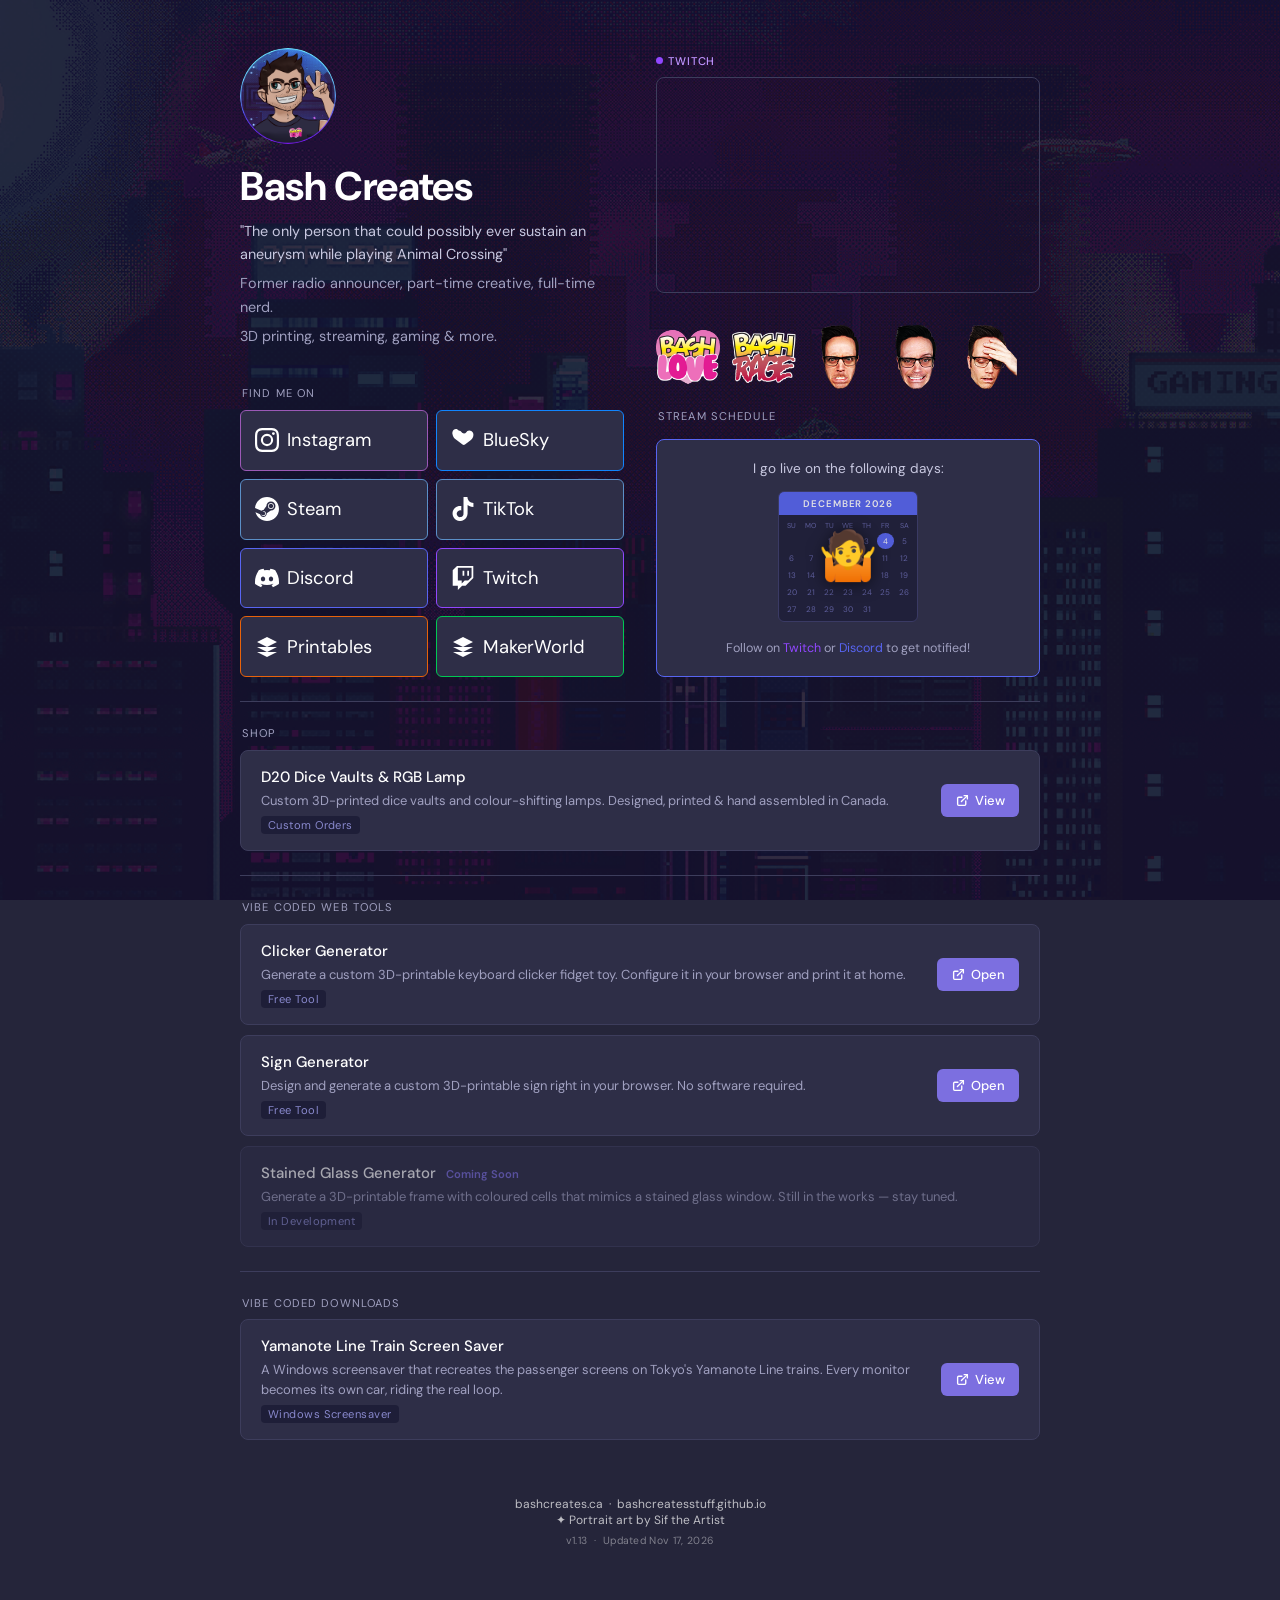
<file: index.html>
<!DOCTYPE html>
<html lang="en">
<head>
<meta charset="UTF-8">
<meta name="viewport" content="width=device-width, initial-scale=1.0">
<title>Bash Creates</title>
<link rel="preconnect" href="https://fonts.googleapis.com">
<link href="https://fonts.googleapis.com/css2?family=Space+Mono:wght@400;700&family=DM+Sans:wght@300;400;500&family=Orbitron:wght@700&display=swap" rel="stylesheet">
<style>
  *, *::before, *::after { box-sizing: border-box; margin: 0; padding: 0; }

  :root {
    --bg: #25253a;
    --surface: #2e2e47;
    --surface-hover: #35354f;
    --border: #3d3d5c;
    --text: #ffffff;
    --muted: #a0a0c0;
    --accent: #7c6fe0;
  }

  body {
    background: url('Offline.png') center center / cover fixed, #25253a;
    color: var(--text);
    font-family: 'DM Sans', sans-serif;
    min-height: 100vh;
    display: flex;
    flex-direction: column;
    align-items: center;
    padding: 3rem 1.5rem 5rem;
  }

  body::before {
    content: '';
    position: fixed;
    inset: 0;
    background: rgba(20, 18, 40, 0.88);
    z-index: 0;
    pointer-events: none;
  }

  .container {
    position: relative;
    z-index: 1;
    width: 100%;
    max-width: 800px;
  }

  .header { margin-bottom: 2rem; }

  .avatar {
    width: 96px;
    height: 96px;
    border-radius: 50%;
    margin-bottom: 1.25rem;
    display: block;
    object-fit: cover;
  }

  .twitch-section { margin-bottom: 2rem; }

  .twitch-embed {
    width: 100%;
    aspect-ratio: 16/9;
    border-radius: 8px;
    border: 1px solid var(--border);
    overflow: hidden;
  }

  .twitch-embed iframe {
    width: 100%;
    height: 100%;
    display: block;
    border: none;
  }

  .live-badge {
    display: inline-flex;
    align-items: center;
    gap: 5px;
    font-size: 0.7rem;
    font-weight: 500;
    color: #bf94ff;
    margin-bottom: 0.6rem;
    text-transform: uppercase;
    letter-spacing: 0.08em;
  }

  .live-dot {
    width: 7px;
    height: 7px;
    border-radius: 50%;
    background: #9147ff;
  }

  h1 {
    font-family: 'DM Sans', sans-serif;
    font-size: 2.5rem;
    font-weight: 700;
    letter-spacing: -0.01em;
    color: var(--text);
    margin-bottom: 0.75rem;
    line-height: 1.1;
  }

  .bio p {
    font-size: 0.9rem;
    color: var(--muted);
    line-height: 1.6;
    margin-bottom: 0.4rem;
  }
  .bio p:first-child { color: #c8c8e0; }

  .section-label {
    font-size: 0.7rem;
    letter-spacing: 0.1em;
    text-transform: uppercase;
    color: var(--muted);
    margin-bottom: 0.6rem;
    padding-left: 2px;
  }

  .left-col {
    display: flex;
    flex-direction: column;
  }

  .socials {
    display: grid;
    grid-template-columns: repeat(2, 1fr);
    grid-template-rows: repeat(4, 1fr);
    align-content: stretch;
    gap: 8px;
    flex: 1;
    margin-bottom: 0;
  }

  .social-link {
    display: flex;
    align-items: center;
    gap: 8px;
    padding: 0.65rem 0.85rem;
    min-height: 0;
    background: var(--surface);
    border: 1px solid var(--border);
    border-radius: 6px;
    text-decoration: none;
    color: var(--text);
    font-size: 1.15rem;
    font-weight: 400;
    transition: background 0.15s, border-color 0.15s;
  }

  .social-link:hover { background: var(--surface-hover); }

  .social-link svg {
    width: 24px;
    height: 24px;
    flex-shrink: 0;
  }

  .social-link.instagram  { border-color: #9b59b6; }
  .social-link.bluesky    { border-color: #1185fe; }
  .social-link.steam      { border-color: #5b8fc7; }
  .social-link.tiktok     { border-color: #5b8fc7; }
  .social-link.discord    { border-color: #5865f2; }
  .social-link.twitch     { border-color: #9147ff; }
  .social-link.printables { border-color: #e8620a; }
  .social-link.makerworld { border-color: #00c853; }

  .divider {
    border: none;
    border-top: 1px solid var(--border);
    margin: 1.5rem 0;
  }

  .downloads {
    display: flex;
    flex-direction: column;
    gap: 10px;
  }

  .download-card {
    background: var(--surface);
    border: 1px solid var(--border);
    border-radius: 8px;
    padding: 1rem 1.25rem;
    display: flex;
    align-items: center;
    justify-content: space-between;
    gap: 1rem;
  }

  .download-title {
    font-size: 0.9375rem;
    font-weight: 500;
    margin-bottom: 0.25rem;
  }

  .download-desc {
    font-size: 0.8125rem;
    color: var(--muted);
    line-height: 1.5;
  }

  .tag {
    display: inline-block;
    font-size: 0.7rem;
    padding: 2px 7px;
    border-radius: 4px;
    background: #1e1e38;
    color: #8888cc;
    margin-top: 0.35rem;
    letter-spacing: 0.04em;
  }

  .download-btn {
    display: flex;
    align-items: center;
    gap: 6px;
    padding: 0.5rem 0.9rem;
    background: var(--accent);
    color: #fff;
    border: none;
    border-radius: 6px;
    font-size: 0.8125rem;
    font-weight: 500;
    cursor: pointer;
    text-decoration: none;
    white-space: nowrap;
    flex-shrink: 0;
    transition: background 0.15s;
  }

  .download-btn:hover { background: #6a5ed0; }
  .download-btn svg { width: 13px; height: 13px; }

  /* Schedule card */
  .schedule-card {
    background: var(--surface);
    border: 1px solid #5865f2;
    border-radius: 8px;
    padding: 1.25rem 1.5rem;
    text-align: center;
    margin-top: 1rem;
    position: relative;
    overflow: hidden;
  }

  .schedule-card p.label {
    font-size: 0.85rem;
    color: #c8c8e0;
    margin-bottom: 0.85rem;
  }

  .calendar-wrap {
    position: relative;
    display: inline-block;
  }

  .cal {
    width: 140px;
    background: #1e1e38;
    border: 1px solid #3d3d6a;
    border-radius: 6px;
    overflow: hidden;
    font-family: 'DM Sans', sans-serif;
    user-select: none;
    opacity: 0.85;
  }

  .cal-header {
    background: #5865f2;
    color: #fff;
    font-size: 0.6rem;
    font-weight: 600;
    letter-spacing: 0.1em;
    text-transform: uppercase;
    padding: 5px 0;
    text-align: center;
  }

  .cal-grid {
    display: grid;
    grid-template-columns: repeat(7, 1fr);
    gap: 1px;
    padding: 4px;
  }

  .cal-day-label {
    font-size: 0.45rem;
    color: #6666aa;
    text-align: center;
    padding: 2px 0;
    text-transform: uppercase;
  }

  .cal-day {
    font-size: 0.5rem;
    color: #6666aa;
    text-align: center;
    padding: 3px 1px;
    border-radius: 2px;
  }

  .cal-day.empty { color: transparent; }
  .cal-day.today {
    background: #5865f2;
    color: #fff;
    border-radius: 50%;
  }

  .shrug-overlay {
    position: absolute;
    top: 50%;
    left: 50%;
    transform: translate(-50%, -50%);
    font-size: 3rem;
    line-height: 1;
    filter: drop-shadow(0 2px 8px rgba(0,0,0,0.6));
  }

  .schedule-card p.hint {
    font-size: 0.78rem;
    color: #a0a0c0;
    margin-top: 0.85rem;
  }

  .schedule-card p.hint a { text-decoration: none; }
  .schedule-card p.hint a.twitch-link  { color: #9147ff; }
  .schedule-card p.hint a.discord-link { color: #5865f2; }

  footer {
    margin-top: 3.5rem;
    text-align: center;
    font-size: 0.75rem;
    color: #ffffff;
    position: relative;
    z-index: 2;
    opacity: 0.7;
  }

  @media (max-width: 620px) {
    body {
      padding: 2rem 1rem 4rem;
      background:
        linear-gradient(rgba(20, 18, 40, 0.88), rgba(20, 18, 40, 0.88)),
        url('Offline.png') center center / cover scroll,
        #25253a;
    }

    body::before {
      display: none;
    }

    /* Stack columns, embed first */
    .two-col {
      display: flex !important;
      flex-direction: column;
      gap: 0;
    }

    .left-col  { order: 1; margin-bottom: 2rem; }
    .right-col { order: 2; }
    .socials { flex: none; margin-bottom: 2rem; }

    /* Intro: centered, scaled logo */
    #intro {
      align-items: center;
      justify-content: center;
      text-align: center;
      padding: 2rem;
    }

    .glitch-wrap,
    #introLogo {
      width: 200px;
      height: 200px;
    }

    .intro-title {
      justify-content: center;
    }

    .intro-title span {
      font-size: 1.3rem;
    }

    /* Download cards: stack button below text */
    .download-card {
      flex-direction: column;
      align-items: flex-start;
    }

    .download-btn {
      align-self: flex-start;
      margin-top: 0.5rem;
    }
  }

  /* Intro splash */
  #intro {
    position: fixed;
    inset: 0;
    z-index: 100;
    background: #1a1a2e;
    display: flex;
    flex-direction: column;
    align-items: center;
    justify-content: center;
    gap: 1.5rem;
    animation: introFadeOut 0.6s ease-in 3.7s forwards;
    pointer-events: none;
  }

  .intro-credit {
    font-family: 'DM Sans', sans-serif;
    font-size: 0.7rem;
    color: rgba(255,255,255,0.35);
    letter-spacing: 0.03em;
    position: absolute;
    bottom: 1.5rem;
    left: 1.5rem;
  }
  /* Scanlines */
  #intro::after {
    content: '';
    position: absolute;
    inset: 0;
    background: repeating-linear-gradient(
      to bottom,
      transparent,
      transparent 2px,
      rgba(0,0,0,0.09) 2px,
      rgba(0,0,0,0.09) 4px
    );
    pointer-events: none;
    z-index: 10;
  }

  .glitch-wrap {
    position: relative;
    width: 300px;
    height: 300px;
  }

  #introLogo {
    width: 300px;
    height: 300px;
    border-radius: 50%;
    object-fit: cover;
    display: block;
    animation: portraitIn 1.1s ease-out 2.3s both;
    /* Keep the portrait on its own layer after the animation ends, so it doesn't snap half a pixel when the fade finishes */
    will-change: opacity, filter;
  }

  /* Neon tube sign traced in one continuous line; the portrait fades in underneath as it finishes */
  .neon-trace {
    position: absolute;
    inset: 0;
    width: 100%;
    height: 100%;
    overflow: visible;
    z-index: 1;
    animation: neonOut 0.7s ease-in-out 2.65s forwards;
  }
  /* Stroke widths are in the drawing's own units (500 wide), so they scale with the portrait */
  .neon-trace g {
    fill: none;
    stroke-linecap: round;
    stroke-linejoin: round;
  }
  .neon-trace path {
    stroke-dasharray: 1;
    stroke-dashoffset: 1;
    animation: neonDraw var(--t) linear var(--d) forwards;
  }
  .neon-glow {
    stroke: url(#neonBG);
    stroke-width: 18;
    opacity: 0.45;
    filter: blur(5px);
  }
  .neon-tube {
    stroke: url(#neonBG);
    stroke-width: 7.5;
    filter: drop-shadow(0 0 4px rgba(40, 220, 200, 0.9));
  }
  .neon-core {
    stroke: url(#neonBGCore);
    stroke-width: 2.7;
  }

  .intro-title {
    display: flex;
    gap: 0.5rem;
    overflow: hidden;
  }

  .intro-title span {
    font-family: 'Orbitron', sans-serif;
    font-size: 1.75rem;
    font-weight: 700;
    color: #ffffff;
    letter-spacing: 0.05em;
    display: block;
  }

  .intro-bash {
    animation: slideFromLeft 0.9s cubic-bezier(0.22, 1, 0.36, 1) 0.25s both;
  }

  .intro-creates {
    animation: slideFromRight 0.9s cubic-bezier(0.22, 1, 0.36, 1) 0.55s both;
  }

  @keyframes neonDraw {
    to { stroke-dashoffset: 0; }
  }

  @keyframes neonOut {
    from { opacity: 1; }
    to   { opacity: 0; }
  }

  /* Fades in with a bright flash, then settles to normal brightness */
  @keyframes portraitIn {
    0%   { opacity: 0; filter: brightness(1); }
    35%  { opacity: 1; filter: brightness(2.3) saturate(1.3); }
    100% { opacity: 1; filter: brightness(1) saturate(1); }
  }

  @media (prefers-reduced-motion: reduce) {
    .neon-trace { display: none; }
    #introLogo { animation: none; }
  }

  @keyframes slideFromLeft {
    from { opacity: 0; transform: translateX(-40px); }
    to   { opacity: 1; transform: translateX(0); }
  }

  @keyframes slideFromRight {
    from { opacity: 0; transform: translateX(40px); }
    to   { opacity: 1; transform: translateX(0); }
  }

  @keyframes introFadeOut {
    from { opacity: 1; }
    to   { opacity: 0; visibility: hidden; }
  }

  .page-version { display: inline-block; margin-top: 0.35rem; font-size: 0.65rem; opacity: 0.6; letter-spacing: 0.03em; }
</style>
</head>
<body>
<div id="intro">
  <div class="glitch-wrap">
    <svg class="neon-trace" viewBox="0 0 500 500" aria-hidden="true">
      <!-- One continuous neon line: up the shoulder, over the hair, round the face and through the glasses,
           across the shoulder and up the arm, then round the ring to finish.
           Drawn three times: outer glow, coloured tube, bright core. -->
      <defs>
        <linearGradient id="neonBG" gradientUnits="userSpaceOnUse" x1="250" y1="40" x2="250" y2="460">
          <stop offset="0" stop-color="#6de5ff"/>
          <stop offset="0.45" stop-color="#5d85fd"/>
          <stop offset="0.85" stop-color="#7e1cf9"/>
        </linearGradient>
        <linearGradient id="neonBGCore" gradientUnits="userSpaceOnUse" x1="250" y1="40" x2="250" y2="460">
          <stop offset="0" stop-color="#e0f9ff"/>
          <stop offset="1" stop-color="#ecdeff"/>
        </linearGradient>
      </defs>
      <g class="neon-glow">
        <path d="M73.8 413.7 L81.2 404.4 L116 381.4 L138.9 367.8 L151.2 347.4 L154 346.2 L175 344.2 L178.6 341.8 L180.8 336 L180.8 326 L176.6 305.2 L165 298.5 L142.2 287.5 L139.2 283 L138.3 275.8 L130 281.3 L128 281.1 L124 278.8 L104 259 L94.3 245 L90.4 234 L90.1 225 L91.2 222 L100 215.5 L111 210.7 L113.6 207.1 L112.6 204 L104.4 194 L101.4 188 L99 173 L99.1 160 L100.6 155.8 L98.3 150.3 L102.8 151.1 L103.9 149.9 L105.2 132 L113 108 L117 102.4 L129 94.8 L134.6 89 L137.9 80 L138.9 67.8 L142.8 70 L150.6 81.9 L152.7 83.3 L155 83.1 L167 73.4 L182 63.4 L222 41.3 L246.1 21.2 L246.8 28 L243.6 44.8 L244.3 45.8 L254 47 L270 43.6 L284 37.2 L296 29 L297 36 L297 48 L294.6 62.4 L300 61.6 L307 58.6 L318.8 49.2 L319.8 46.3 L321.5 51.2 L321.8 71 L317.6 86 L314.3 89.9 L318.4 90.5 L319.9 92 L330.8 118 L332 126 L332 137 L330 154 L330 170 L333.8 195 L333 201.8 L344.5 209.2 L345.8 213 L346 218 L342 235 L332.8 250 L330 252.3 L324.6 251.4 L323.2 248.5 L323.8 260 L321.8 275 L320.6 278 L291 309 L277 320.1 L249 326.8 L243 327 L219 320.3 L186 307.4 L178 305.5 L142.2 287.5 L139.2 283 L138.3 275.8 L130 281.3 L127 280.7 L123 278 L103.2 258 L95.4 247 L93 242 L90.2 233 L90.6 223 L93 220.2 L100 215.5 L112.2 210.3 L115.8 209.7 L129.8 222 L134.4 231 L139 237 L141.9 238.9 L143.4 238.6 L143.8 236 L142.1 230 L144 214 L144 199 L141 178 L141.4 154 L143.2 151 L150 144 L174 125 L184.2 109.6 L193 109.4 L238 126.6 L249 129.9 L255 128.2 L270 118.8 L289 108.8 L294 107.6 L298.6 112 L304 122 L309 126.8 L314.9 130.2 L316.8 133 L319 152 L318.1 164 L320.7 185.9 L320.1 187.1 L319.1 185.9 L315.9 173.1 L312.8 170.3 L309.7 169.6 L301.6 170.5 L266.1 179.4 L263.3 181.1 L261.2 184.1 L261.2 192.5 L253.6 189.4 L247.5 188.4 L241.1 189.4 L231.5 192.8 L230.5 187.4 L228.4 184.6 L218.8 181.6 L171 178.9 L160.2 179.2 L156.4 180.2 L153.3 182.8 L152.5 186.5 L152.9 192.4 L150.8 194.4 L154.1 200 L156.9 211.6 L159.6 217.7 L163.9 221.7 L169.9 223.5 L211.4 225.4 L221.2 224.6 L224.3 223.1 L226.5 220.1 L229.3 211.5 L231.4 198.8 L232.8 196.3 L236 193.1 L241.1 190 L247.5 188.7 L253.7 190.1 L258.2 193.2 L260.8 196.6 L263.9 214.3 L266.2 218.7 L268.5 220.5 L278.5 222.1 L303 220.7 L311 218.4 L314.8 215.1 L317.7 206 L319.4 190.2 L320.2 188.9 L321 191 L322.2 215 L323.7 218.8 L324.9 219.1 L328.2 215 L332.9 203.6 L334.9 203.6 L344.5 209.2 L346 214 L345.8 221 L341.5 236 L331.9 250.9 L329 252.4 L325.2 251.8 L323.2 248.5 L323.8 260 L321.8 275 L319.8 279 L291 309 L274.6 323 L273 330 L273 338 L276.4 345.8 L287 348.8 L300 350.6 L309 358 L318 362.5 L343 372.6 L353 374.8 L397 375 L409.9 373.4 L414.9 375.8 L431 373 L455 375.2 L457.8 374.7 L461.6 371.3 L463.8 366.7 L464 364.2 L463 361.7 L457.3 355 L450.4 341 L441.4 316 L432.7 285 L426.2 269 L422.8 264.1 L420 262.1 L389 253.6 L385.4 251.8 L376.4 232 L376.2 229 L379.2 221.6 L374.2 209 L358.6 185 L345.7 169 L342.2 162 L343 155 L347 148 L355 141.8 L358 140.8 L360.8 141.5 L378.4 177 L387 189 L390 191.1 L391.8 191.3 L393.8 185 L395 165 L395 146 L392.2 122 L397 116.6 L405 116.2 L412 119.4 L416.8 123.2 L417.8 125 L419 133 L419 155 L417.2 174 L419.2 175.2 L430.5 173.2 L435 174.1 L437.8 176.1 L438.8 178 L438.4 185.8 L441.2 183.2 L446 182.6 L451 187 L453.6 191 L454.4 203 L460.4 219 L465.8 229 L465 241 L465.4 255 L482.3 280 L488 285 L489.5 288.2 L489.4 296.2 L485.6 313.2 L475.8 342.1 L462.9 369 L447.6 393 L427.7 417 L421.4 423 L418.1 424.8 L414.8 425.2 L410.5 422.6 L412.7 377.9 L412 401 L409.9 421.3 L411.2 428.6 L410.5 431.8 L408.6 434.8 L389.8 449.9 L365.6 464.8 L343.6 475.3 L316.7 484.6 L285 491.4 L252.6 493.9 L220.2 492.1 L192.3 487 L161.3 477.2 L135.5 465.4 L107.9 448.3 L82.9 427.7 L63.4 407.1 L44.3 381.2 L28.9 352.9 L17.2 322.9 L9.7 291.6 L6.3 259.6 L7.1 227.5 L12.2 195.7 L21.4 164.8 L34.6 135.5 L49.3 111.4 L69.2 86.2 L92.4 63.8 L118.3 44.7 L146.4 29.1 L176.4 17.4 L207.7 9.8 L235.7 6.5 L267.8 6.7 L299.7 11.2 L326.9 18.5 L356.7 30.7 L384.7 46.6 L407.2 63.5 L427.7 82.9 L448.1 107.7 L463.2 131.5 L477 160.6 L485.7 187.4 L491.9 219 L493.9 251.1 L492 280.9" pathLength="1" style="--d:0.2s;--t:2.4s"/>
      </g>
      <g class="neon-tube">
        <path d="M73.8 413.7 L81.2 404.4 L116 381.4 L138.9 367.8 L151.2 347.4 L154 346.2 L175 344.2 L178.6 341.8 L180.8 336 L180.8 326 L176.6 305.2 L165 298.5 L142.2 287.5 L139.2 283 L138.3 275.8 L130 281.3 L128 281.1 L124 278.8 L104 259 L94.3 245 L90.4 234 L90.1 225 L91.2 222 L100 215.5 L111 210.7 L113.6 207.1 L112.6 204 L104.4 194 L101.4 188 L99 173 L99.1 160 L100.6 155.8 L98.3 150.3 L102.8 151.1 L103.9 149.9 L105.2 132 L113 108 L117 102.4 L129 94.8 L134.6 89 L137.9 80 L138.9 67.8 L142.8 70 L150.6 81.9 L152.7 83.3 L155 83.1 L167 73.4 L182 63.4 L222 41.3 L246.1 21.2 L246.8 28 L243.6 44.8 L244.3 45.8 L254 47 L270 43.6 L284 37.2 L296 29 L297 36 L297 48 L294.6 62.4 L300 61.6 L307 58.6 L318.8 49.2 L319.8 46.3 L321.5 51.2 L321.8 71 L317.6 86 L314.3 89.9 L318.4 90.5 L319.9 92 L330.8 118 L332 126 L332 137 L330 154 L330 170 L333.8 195 L333 201.8 L344.5 209.2 L345.8 213 L346 218 L342 235 L332.8 250 L330 252.3 L324.6 251.4 L323.2 248.5 L323.8 260 L321.8 275 L320.6 278 L291 309 L277 320.1 L249 326.8 L243 327 L219 320.3 L186 307.4 L178 305.5 L142.2 287.5 L139.2 283 L138.3 275.8 L130 281.3 L127 280.7 L123 278 L103.2 258 L95.4 247 L93 242 L90.2 233 L90.6 223 L93 220.2 L100 215.5 L112.2 210.3 L115.8 209.7 L129.8 222 L134.4 231 L139 237 L141.9 238.9 L143.4 238.6 L143.8 236 L142.1 230 L144 214 L144 199 L141 178 L141.4 154 L143.2 151 L150 144 L174 125 L184.2 109.6 L193 109.4 L238 126.6 L249 129.9 L255 128.2 L270 118.8 L289 108.8 L294 107.6 L298.6 112 L304 122 L309 126.8 L314.9 130.2 L316.8 133 L319 152 L318.1 164 L320.7 185.9 L320.1 187.1 L319.1 185.9 L315.9 173.1 L312.8 170.3 L309.7 169.6 L301.6 170.5 L266.1 179.4 L263.3 181.1 L261.2 184.1 L261.2 192.5 L253.6 189.4 L247.5 188.4 L241.1 189.4 L231.5 192.8 L230.5 187.4 L228.4 184.6 L218.8 181.6 L171 178.9 L160.2 179.2 L156.4 180.2 L153.3 182.8 L152.5 186.5 L152.9 192.4 L150.8 194.4 L154.1 200 L156.9 211.6 L159.6 217.7 L163.9 221.7 L169.9 223.5 L211.4 225.4 L221.2 224.6 L224.3 223.1 L226.5 220.1 L229.3 211.5 L231.4 198.8 L232.8 196.3 L236 193.1 L241.1 190 L247.5 188.7 L253.7 190.1 L258.2 193.2 L260.8 196.6 L263.9 214.3 L266.2 218.7 L268.5 220.5 L278.5 222.1 L303 220.7 L311 218.4 L314.8 215.1 L317.7 206 L319.4 190.2 L320.2 188.9 L321 191 L322.2 215 L323.7 218.8 L324.9 219.1 L328.2 215 L332.9 203.6 L334.9 203.6 L344.5 209.2 L346 214 L345.8 221 L341.5 236 L331.9 250.9 L329 252.4 L325.2 251.8 L323.2 248.5 L323.8 260 L321.8 275 L319.8 279 L291 309 L274.6 323 L273 330 L273 338 L276.4 345.8 L287 348.8 L300 350.6 L309 358 L318 362.5 L343 372.6 L353 374.8 L397 375 L409.9 373.4 L414.9 375.8 L431 373 L455 375.2 L457.8 374.7 L461.6 371.3 L463.8 366.7 L464 364.2 L463 361.7 L457.3 355 L450.4 341 L441.4 316 L432.7 285 L426.2 269 L422.8 264.1 L420 262.1 L389 253.6 L385.4 251.8 L376.4 232 L376.2 229 L379.2 221.6 L374.2 209 L358.6 185 L345.7 169 L342.2 162 L343 155 L347 148 L355 141.8 L358 140.8 L360.8 141.5 L378.4 177 L387 189 L390 191.1 L391.8 191.3 L393.8 185 L395 165 L395 146 L392.2 122 L397 116.6 L405 116.2 L412 119.4 L416.8 123.2 L417.8 125 L419 133 L419 155 L417.2 174 L419.2 175.2 L430.5 173.2 L435 174.1 L437.8 176.1 L438.8 178 L438.4 185.8 L441.2 183.2 L446 182.6 L451 187 L453.6 191 L454.4 203 L460.4 219 L465.8 229 L465 241 L465.4 255 L482.3 280 L488 285 L489.5 288.2 L489.4 296.2 L485.6 313.2 L475.8 342.1 L462.9 369 L447.6 393 L427.7 417 L421.4 423 L418.1 424.8 L414.8 425.2 L410.5 422.6 L412.7 377.9 L412 401 L409.9 421.3 L411.2 428.6 L410.5 431.8 L408.6 434.8 L389.8 449.9 L365.6 464.8 L343.6 475.3 L316.7 484.6 L285 491.4 L252.6 493.9 L220.2 492.1 L192.3 487 L161.3 477.2 L135.5 465.4 L107.9 448.3 L82.9 427.7 L63.4 407.1 L44.3 381.2 L28.9 352.9 L17.2 322.9 L9.7 291.6 L6.3 259.6 L7.1 227.5 L12.2 195.7 L21.4 164.8 L34.6 135.5 L49.3 111.4 L69.2 86.2 L92.4 63.8 L118.3 44.7 L146.4 29.1 L176.4 17.4 L207.7 9.8 L235.7 6.5 L267.8 6.7 L299.7 11.2 L326.9 18.5 L356.7 30.7 L384.7 46.6 L407.2 63.5 L427.7 82.9 L448.1 107.7 L463.2 131.5 L477 160.6 L485.7 187.4 L491.9 219 L493.9 251.1 L492 280.9" pathLength="1" style="--d:0.2s;--t:2.4s"/>
      </g>
      <g class="neon-core">
        <path d="M73.8 413.7 L81.2 404.4 L116 381.4 L138.9 367.8 L151.2 347.4 L154 346.2 L175 344.2 L178.6 341.8 L180.8 336 L180.8 326 L176.6 305.2 L165 298.5 L142.2 287.5 L139.2 283 L138.3 275.8 L130 281.3 L128 281.1 L124 278.8 L104 259 L94.3 245 L90.4 234 L90.1 225 L91.2 222 L100 215.5 L111 210.7 L113.6 207.1 L112.6 204 L104.4 194 L101.4 188 L99 173 L99.1 160 L100.6 155.8 L98.3 150.3 L102.8 151.1 L103.9 149.9 L105.2 132 L113 108 L117 102.4 L129 94.8 L134.6 89 L137.9 80 L138.9 67.8 L142.8 70 L150.6 81.9 L152.7 83.3 L155 83.1 L167 73.4 L182 63.4 L222 41.3 L246.1 21.2 L246.8 28 L243.6 44.8 L244.3 45.8 L254 47 L270 43.6 L284 37.2 L296 29 L297 36 L297 48 L294.6 62.4 L300 61.6 L307 58.6 L318.8 49.2 L319.8 46.3 L321.5 51.2 L321.8 71 L317.6 86 L314.3 89.9 L318.4 90.5 L319.9 92 L330.8 118 L332 126 L332 137 L330 154 L330 170 L333.8 195 L333 201.8 L344.5 209.2 L345.8 213 L346 218 L342 235 L332.8 250 L330 252.3 L324.6 251.4 L323.2 248.5 L323.8 260 L321.8 275 L320.6 278 L291 309 L277 320.1 L249 326.8 L243 327 L219 320.3 L186 307.4 L178 305.5 L142.2 287.5 L139.2 283 L138.3 275.8 L130 281.3 L127 280.7 L123 278 L103.2 258 L95.4 247 L93 242 L90.2 233 L90.6 223 L93 220.2 L100 215.5 L112.2 210.3 L115.8 209.7 L129.8 222 L134.4 231 L139 237 L141.9 238.9 L143.4 238.6 L143.8 236 L142.1 230 L144 214 L144 199 L141 178 L141.4 154 L143.2 151 L150 144 L174 125 L184.2 109.6 L193 109.4 L238 126.6 L249 129.9 L255 128.2 L270 118.8 L289 108.8 L294 107.6 L298.6 112 L304 122 L309 126.8 L314.9 130.2 L316.8 133 L319 152 L318.1 164 L320.7 185.9 L320.1 187.1 L319.1 185.9 L315.9 173.1 L312.8 170.3 L309.7 169.6 L301.6 170.5 L266.1 179.4 L263.3 181.1 L261.2 184.1 L261.2 192.5 L253.6 189.4 L247.5 188.4 L241.1 189.4 L231.5 192.8 L230.5 187.4 L228.4 184.6 L218.8 181.6 L171 178.9 L160.2 179.2 L156.4 180.2 L153.3 182.8 L152.5 186.5 L152.9 192.4 L150.8 194.4 L154.1 200 L156.9 211.6 L159.6 217.7 L163.9 221.7 L169.9 223.5 L211.4 225.4 L221.2 224.6 L224.3 223.1 L226.5 220.1 L229.3 211.5 L231.4 198.8 L232.8 196.3 L236 193.1 L241.1 190 L247.5 188.7 L253.7 190.1 L258.2 193.2 L260.8 196.6 L263.9 214.3 L266.2 218.7 L268.5 220.5 L278.5 222.1 L303 220.7 L311 218.4 L314.8 215.1 L317.7 206 L319.4 190.2 L320.2 188.9 L321 191 L322.2 215 L323.7 218.8 L324.9 219.1 L328.2 215 L332.9 203.6 L334.9 203.6 L344.5 209.2 L346 214 L345.8 221 L341.5 236 L331.9 250.9 L329 252.4 L325.2 251.8 L323.2 248.5 L323.8 260 L321.8 275 L319.8 279 L291 309 L274.6 323 L273 330 L273 338 L276.4 345.8 L287 348.8 L300 350.6 L309 358 L318 362.5 L343 372.6 L353 374.8 L397 375 L409.9 373.4 L414.9 375.8 L431 373 L455 375.2 L457.8 374.7 L461.6 371.3 L463.8 366.7 L464 364.2 L463 361.7 L457.3 355 L450.4 341 L441.4 316 L432.7 285 L426.2 269 L422.8 264.1 L420 262.1 L389 253.6 L385.4 251.8 L376.4 232 L376.2 229 L379.2 221.6 L374.2 209 L358.6 185 L345.7 169 L342.2 162 L343 155 L347 148 L355 141.8 L358 140.8 L360.8 141.5 L378.4 177 L387 189 L390 191.1 L391.8 191.3 L393.8 185 L395 165 L395 146 L392.2 122 L397 116.6 L405 116.2 L412 119.4 L416.8 123.2 L417.8 125 L419 133 L419 155 L417.2 174 L419.2 175.2 L430.5 173.2 L435 174.1 L437.8 176.1 L438.8 178 L438.4 185.8 L441.2 183.2 L446 182.6 L451 187 L453.6 191 L454.4 203 L460.4 219 L465.8 229 L465 241 L465.4 255 L482.3 280 L488 285 L489.5 288.2 L489.4 296.2 L485.6 313.2 L475.8 342.1 L462.9 369 L447.6 393 L427.7 417 L421.4 423 L418.1 424.8 L414.8 425.2 L410.5 422.6 L412.7 377.9 L412 401 L409.9 421.3 L411.2 428.6 L410.5 431.8 L408.6 434.8 L389.8 449.9 L365.6 464.8 L343.6 475.3 L316.7 484.6 L285 491.4 L252.6 493.9 L220.2 492.1 L192.3 487 L161.3 477.2 L135.5 465.4 L107.9 448.3 L82.9 427.7 L63.4 407.1 L44.3 381.2 L28.9 352.9 L17.2 322.9 L9.7 291.6 L6.3 259.6 L7.1 227.5 L12.2 195.7 L21.4 164.8 L34.6 135.5 L49.3 111.4 L69.2 86.2 L92.4 63.8 L118.3 44.7 L146.4 29.1 L176.4 17.4 L207.7 9.8 L235.7 6.5 L267.8 6.7 L299.7 11.2 L326.9 18.5 L356.7 30.7 L384.7 46.6 L407.2 63.5 L427.7 82.9 L448.1 107.7 L463.2 131.5 L477 160.6 L485.7 187.4 L491.9 219 L493.9 251.1 L492 280.9" pathLength="1" style="--d:0.2s;--t:2.4s"/>
      </g>
    </svg>
    <img src="BashProfilePic.png" alt="Bash Creates" id="introLogo">
  </div>
  <div class="intro-title">
    <span class="intro-bash">Bash</span>
    <span class="intro-creates">Creates</span>
  </div>
  <span class="intro-credit">✦ Portrait art by Sif the Artist</span>
</div>
<div class="container">

<div class="two-col" style="display: grid; grid-template-columns: 1fr 1fr; gap: 2rem; align-items: stretch;">
  <div class="left-col">

    <header class="header">
      <img src="BashProfilePic.png" alt="Bash Creates" class="avatar">
      <h1>Bash Creates</h1>
      <div class="bio">
        <p>"The only person that could possibly ever sustain an aneurysm while playing Animal Crossing"</p>
        <p>Former radio announcer, part-time creative, full-time nerd.</p>
        <p>3D printing, streaming, gaming &amp; more.</p>
      </div>
    </header>

    <p class="section-label">Find me on</p>
    <div class="socials">

      <a href="https://www.instagram.com/bash.creates" class="social-link instagram" target="_blank" rel="noopener">
        <svg viewBox="0 0 24 24" fill="currentColor"><path d="M12 2.163c3.204 0 3.584.012 4.85.07 3.252.148 4.771 1.691 4.919 4.919.058 1.265.069 1.645.069 4.849 0 3.205-.012 3.584-.069 4.849-.149 3.225-1.664 4.771-4.919 4.919-1.266.058-1.644.07-4.85.07-3.204 0-3.584-.012-4.849-.07-3.26-.149-4.771-1.699-4.919-4.92-.058-1.265-.07-1.644-.07-4.849 0-3.204.013-3.583.07-4.849.149-3.227 1.664-4.771 4.919-4.919 1.266-.057 1.645-.069 4.849-.069zM12 0C8.741 0 8.333.014 7.053.072 2.695.272.273 2.69.073 7.052.014 8.333 0 8.741 0 12c0 3.259.014 3.668.072 4.948.2 4.358 2.618 6.78 6.98 6.98C8.333 23.986 8.741 24 12 24c3.259 0 3.668-.014 4.948-.072 4.354-.2 6.782-2.618 6.979-6.98.059-1.28.073-1.689.073-4.948 0-3.259-.014-3.667-.072-4.947-.196-4.354-2.617-6.78-6.979-6.98C15.668.014 15.259 0 12 0zm0 5.838a6.162 6.162 0 100 12.324 6.162 6.162 0 000-12.324zM12 16a4 4 0 110-8 4 4 0 010 8zm6.406-11.845a1.44 1.44 0 100 2.881 1.44 1.44 0 000-2.881z"/></svg>
        Instagram
      </a>

      <a href="https://bsky.app/profile/bashcreatesstuff.bsky.social" class="social-link bluesky" target="_blank" rel="noopener">
        <svg viewBox="0 0 24 24" fill="currentColor"><path d="M7.595 2.504a3.5 3.5 0 0 1 3.104 1.827c.41.733 1.227 1.165 2.302 1.165.94 0 1.697-.36 2.105-1.045a3.5 3.5 0 0 1 3.104-1.947c1.516 0 2.889.783 3.617 1.957.728 1.174.756 2.729.283 4.191-.473 1.463-1.398 2.718-2.517 3.586l-5.607 4.22a2 2 0 0 1-2.47 0l-5.607-4.22C3.3 10.43 2.375 9.175 1.902 7.712.67 4.785 1.517 2.765 3.104 1.591 4.691.416 6.768 1.095 7.595 2.504Z"/></svg>
        BlueSky
      </a>

      <a href="https://steamcommunity.com/id/bashcreates/" class="social-link steam" target="_blank" rel="noopener">
        <svg viewBox="0 0 24 24" fill="currentColor"><path d="M11.979 0C5.678 0 .511 4.86.022 11.037l6.432 2.658c.545-.371 1.203-.59 1.912-.59.063 0 .125.004.188.006l2.861-4.142V8.91c0-2.495 2.028-4.524 4.524-4.524 2.494 0 4.524 2.031 4.524 4.527s-2.03 4.525-4.524 4.525h-.105l-4.076 2.911c0 .052.004.105.004.159 0 1.875-1.515 3.396-3.39 3.396-1.635 0-3.016-1.173-3.331-2.727L.436 15.27C1.862 20.307 6.486 24 11.979 24c6.627 0 11.999-5.373 11.999-12S18.605 0 11.979 0zM7.54 18.21l-1.473-.61c.262.543.714.999 1.314 1.25 1.297.539 2.793-.076 3.332-1.375.263-.63.264-1.319.005-1.949s-.75-1.121-1.377-1.383c-.624-.26-1.29-.249-1.878-.03l1.523.63c.956.4 1.409 1.5 1.009 2.455-.397.957-1.497 1.41-2.454 1.012H7.54zm11.415-9.303c0-1.662-1.353-3.015-3.015-3.015-1.665 0-3.015 1.353-3.015 3.015 0 1.665 1.35 3.015 3.015 3.015 1.663 0 3.015-1.35 3.015-3.015zm-5.273-.005c0-1.252 1.013-2.266 2.265-2.266 1.249 0 2.266 1.014 2.266 2.266 0 1.251-1.017 2.265-2.266 2.265-1.253 0-2.265-1.014-2.265-2.265z"/></svg>
        Steam
      </a>

      <a href="https://www.tiktok.com/@bash.creates" class="social-link tiktok" target="_blank" rel="noopener">
        <svg viewBox="0 0 24 24" fill="currentColor"><path d="M12.525.02c1.31-.02 2.61-.01 3.91-.02.08 1.53.63 3.09 1.75 4.17 1.12 1.11 2.7 1.62 4.24 1.79v4.03c-1.44-.05-2.89-.35-4.2-.97-.57-.26-1.1-.59-1.62-.93-.01 2.92.01 5.84-.02 8.75-.08 1.4-.54 2.79-1.35 3.94-1.31 1.92-3.58 3.17-5.91 3.21-1.43.08-2.86-.31-4.08-1.03-2.02-1.19-3.44-3.37-3.65-5.71-.02-.5-.03-1-.01-1.49.18-1.9 1.12-3.72 2.58-4.96 1.66-1.44 3.98-2.13 6.15-1.72.02 1.48-.04 2.96-.04 4.44-.99-.32-2.15-.23-3.02.37-.63.41-1.11 1.04-1.36 1.75-.21.51-.15 1.07-.14 1.61.24 1.64 1.82 3.02 3.5 2.87 1.12-.01 2.19-.66 2.77-1.61.19-.33.4-.67.41-1.06.1-1.79.06-3.57.07-5.36.01-4.03-.01-8.05.02-12.07z"/></svg>
        TikTok
      </a>

      <a href="https://discord.gg/uKRuKWjbXw" class="social-link discord" target="_blank" rel="noopener">
        <svg viewBox="0 0 24 24" fill="currentColor"><path d="M20.317 4.37a19.791 19.791 0 00-4.885-1.515.074.074 0 00-.079.037c-.21.375-.444.864-.608 1.25a18.27 18.27 0 00-5.487 0 12.64 12.64 0 00-.617-1.25.077.077 0 00-.079-.037A19.736 19.736 0 003.677 4.37a.07.07 0 00-.032.027C.533 9.046-.32 13.58.099 18.057a.082.082 0 00.031.057 19.9 19.9 0 005.993 3.03.078.078 0 00.084-.028c.462-.63.874-1.295 1.226-1.994a.076.076 0 00-.041-.106 13.107 13.107 0 01-1.872-.892.077.077 0 01-.008-.128 10.2 10.2 0 00.372-.292.074.074 0 01.077-.01c3.928 1.793 8.18 1.793 12.062 0a.074.074 0 01.078.01c.12.098.246.198.373.292a.077.077 0 01-.006.127 12.299 12.299 0 01-1.873.892.077.077 0 00-.041.107c.36.698.772 1.362 1.225 1.993a.076.076 0 00.084.028 19.839 19.839 0 006.002-3.03.077.077 0 00.032-.054c.5-5.177-.838-9.674-3.549-13.66a.061.061 0 00-.031-.03zM8.02 15.33c-1.183 0-2.157-1.085-2.157-2.419 0-1.333.956-2.419 2.157-2.419 1.21 0 2.176 1.096 2.157 2.42 0 1.333-.956 2.418-2.157 2.418zm7.975 0c-1.183 0-2.157-1.085-2.157-2.419 0-1.333.955-2.419 2.157-2.419 1.21 0 2.176 1.096 2.157 2.42 0 1.333-.946 2.418-2.157 2.418z"/></svg>
        Discord
      </a>

      <a href="https://www.twitch.tv/bashcreates" class="social-link twitch" target="_blank" rel="noopener">
        <svg viewBox="0 0 24 24" fill="currentColor"><path d="M11.571 4.714h1.715v5.143H11.57zm4.715 0H18v5.143h-1.714zM6 0L1.714 4.286v15.428h5.143V24l4.286-4.286h3.428L22.286 12V0zm14.571 11.143l-3.428 3.428h-3.429l-3 3v-3H6.857V1.714h13.714z"/></svg>
        Twitch
      </a>

      <a href="https://www.printables.com/@BashCreates/models" class="social-link printables" target="_blank" rel="noopener">
        <svg viewBox="0 0 24 24" fill="currentColor"><path d="M12 2L2 7l10 5 10-5-10-5zM2 17l10 5 10-5M2 12l10 5 10-5"/></svg>
        Printables
      </a>

      <a href="https://makerworld.com/en/@BashCreates/upload" class="social-link makerworld" target="_blank" rel="noopener">
        <svg viewBox="0 0 24 24" fill="currentColor"><path d="M12 2L2 7l10 5 10-5-10-5zM2 17l10 5 10-5M2 12l10 5 10-5"/></svg>
        MakerWorld
      </a>

    </div>

  </div> <!-- end left-col -->

  <div class="right-col">
    <div class="twitch-section">
      <div class="live-badge"><div class="live-dot"></div> Twitch</div>
      <div class="twitch-embed">
        <iframe
          src="https://player.twitch.tv/?channel=bashcreates&parent=bashcreates.ca&autoplay=false"
          allowfullscreen>
        </iframe>
      </div>
    </div>

    <div style="display: flex; gap: 12px; margin-top: 1rem; align-items: center; flex-wrap: wrap;">
      <img src="BashLove112.png" alt="Bash Love emote" style="height: 64px; width: auto;">
      <img src="BashRage.png" alt="Bash Rage emote" style="height: 64px; width: auto;">
      <img src="RageFace112.png" alt="Rage Face emote" style="height: 64px; width: auto;">
      <img src="BashFace112.png" alt="Bash Face emote" style="height: 64px; width: auto;">
      <img src="BashPalm112.png" alt="Bash Palm emote" style="height: 64px; width: auto;">
    </div>

    <!-- Stream Schedule -->
    <p class="section-label" style="margin-top: 1.25rem;">Stream Schedule</p>
    <div class="schedule-card">
      <p class="label">I go live on the following days:</p>
      <div class="calendar-wrap">
        <div class="cal">
          <div class="cal-header" id="calHeader"></div>
          <div class="cal-grid" id="calGrid"></div>
        </div>
        <div class="shrug-overlay">🤷</div>
      </div>
      <p class="hint">Follow on <a href="https://www.twitch.tv/bashcreates" class="twitch-link">Twitch</a> or <a href="https://discord.gg/uKRuKWjbXw" class="discord-link">Discord</a> to get notified!</p>
    </div>

    <script>
      (function() {
        const now = new Date();
        const today = now.getDate();
        const month = now.getMonth();
        const year = now.getFullYear();
        const months = ['January','February','March','April','May','June','July','August','September','October','November','December'];
        const daysInMonth = new Date(year, month + 1, 0).getDate();
        const firstDay = new Date(year, month, 1).getDay();

        document.getElementById('calHeader').textContent = months[month] + ' ' + year;

        const grid = document.getElementById('calGrid');
        const labels = ['Su','Mo','Tu','We','Th','Fr','Sa'];
        labels.forEach(l => {
          const d = document.createElement('div');
          d.className = 'cal-day-label';
          d.textContent = l;
          grid.appendChild(d);
        });

        for (let i = 0; i < firstDay; i++) {
          const d = document.createElement('div');
          d.className = 'cal-day empty';
          grid.appendChild(d);
        }

        for (let i = 1; i <= daysInMonth; i++) {
          const d = document.createElement('div');
          d.className = 'cal-day' + (i === today ? ' today' : '');
          d.textContent = i;
          grid.appendChild(d);
        }
      })();
    </script>

  </div> <!-- end right-col -->

</div> <!-- end two-col grid -->

<hr class="divider">

<p class="section-label">Shop</p>
<div class="downloads">

  <div class="download-card">
    <div class="download-info">
      <div class="download-title">D20 Dice Vaults &amp; RGB Lamp</div>
      <div class="download-desc">Custom 3D-printed dice vaults and colour-shifting lamps. Designed, printed &amp; hand assembled in Canada.</div>
      <span class="tag">Custom Orders</span>
    </div>
    <a class="download-btn" href="https://bashcreates.ca/customdesigns" target="_blank" rel="noopener">
      <svg viewBox="0 0 24 24" fill="none" stroke="currentColor" stroke-width="2.5" stroke-linecap="round" stroke-linejoin="round"><path d="M18 13v6a2 2 0 01-2 2H5a2 2 0 01-2-2V8a2 2 0 012-2h6"/><polyline points="15 3 21 3 21 9"/><line x1="10" y1="14" x2="21" y2="3"/></svg>
      View
    </a>
  </div>

</div>

<hr class="divider">

<p class="section-label">Vibe Coded Web Tools</p>
<div class="downloads">

  <div class="download-card">
    <div class="download-info">
      <div class="download-title">Clicker Generator</div>
      <div class="download-desc">Generate a custom 3D-printable keyboard clicker fidget toy. Configure it in your browser and print it at home.</div>
      <span class="tag">Free Tool</span>
    </div>
    <a class="download-btn" href="https://bashcreates.ca/clickers" target="_blank" rel="noopener">
      <svg viewBox="0 0 24 24" fill="none" stroke="currentColor" stroke-width="2.5" stroke-linecap="round" stroke-linejoin="round"><path d="M18 13v6a2 2 0 01-2 2H5a2 2 0 01-2-2V8a2 2 0 012-2h6"/><polyline points="15 3 21 3 21 9"/><line x1="10" y1="14" x2="21" y2="3"/></svg>
      Open
    </a>
  </div>

  <div class="download-card">
    <div class="download-info">
      <div class="download-title">Sign Generator</div>
      <div class="download-desc">Design and generate a custom 3D-printable sign right in your browser. No software required.</div>
      <span class="tag">Free Tool</span>
    </div>
    <a class="download-btn" href="https://bashcreates.ca/signs" target="_blank" rel="noopener">
      <svg viewBox="0 0 24 24" fill="none" stroke="currentColor" stroke-width="2.5" stroke-linecap="round" stroke-linejoin="round"><path d="M18 13v6a2 2 0 01-2 2H5a2 2 0 01-2-2V8a2 2 0 012-2h6"/><polyline points="15 3 21 3 21 9"/><line x1="10" y1="14" x2="21" y2="3"/></svg>
      Open
    </a>
  </div>

  <div class="download-card" style="opacity: 0.6;">
    <div class="download-info">
      <div class="download-title">Stained Glass Generator <span style="font-size: 0.7rem; color: var(--accent, #7c6fe0); font-weight: 600; margin-left: 0.4rem;">Coming Soon</span></div>
      <div class="download-desc">Generate a 3D-printable frame with coloured cells that mimics a stained glass window. Still in the works — stay tuned.</div>
      <span class="tag">In Development</span>
    </div>
  </div>

</div>

<hr class="divider">

<p class="section-label">Vibe Coded Downloads</p>
<div class="downloads">

  <div class="download-card">
    <div class="download-info">
      <div class="download-title">Yamanote Line Train Screen Saver</div>
      <div class="download-desc">A Windows screensaver that recreates the passenger screens on Tokyo's Yamanote Line trains. Every monitor becomes its own car, riding the real loop.</div>
      <span class="tag">Windows Screensaver</span>
    </div>
    <a class="download-btn" href="https://bashcreates.ca/train-screen" target="_blank" rel="noopener">
      <svg viewBox="0 0 24 24" fill="none" stroke="currentColor" stroke-width="2.5" stroke-linecap="round" stroke-linejoin="round"><path d="M18 13v6a2 2 0 01-2 2H5a2 2 0 01-2-2V8a2 2 0 012-2h6"/><polyline points="15 3 21 3 21 9"/><line x1="10" y1="14" x2="21" y2="3"/></svg>
      View
    </a>
  </div>

</div>

</div>

<footer>bashcreates.ca &nbsp;·&nbsp; <a href="https://bashcreatesstuff.github.io" style="color: inherit; text-decoration: none;">bashcreatesstuff.github.io</a><br><span>✦ Portrait art by Sif the Artist</span><br><span class="page-version">v1.13 &nbsp;·&nbsp; Updated Nov 17, 2026</span></footer>

</body>
</html>
</file>
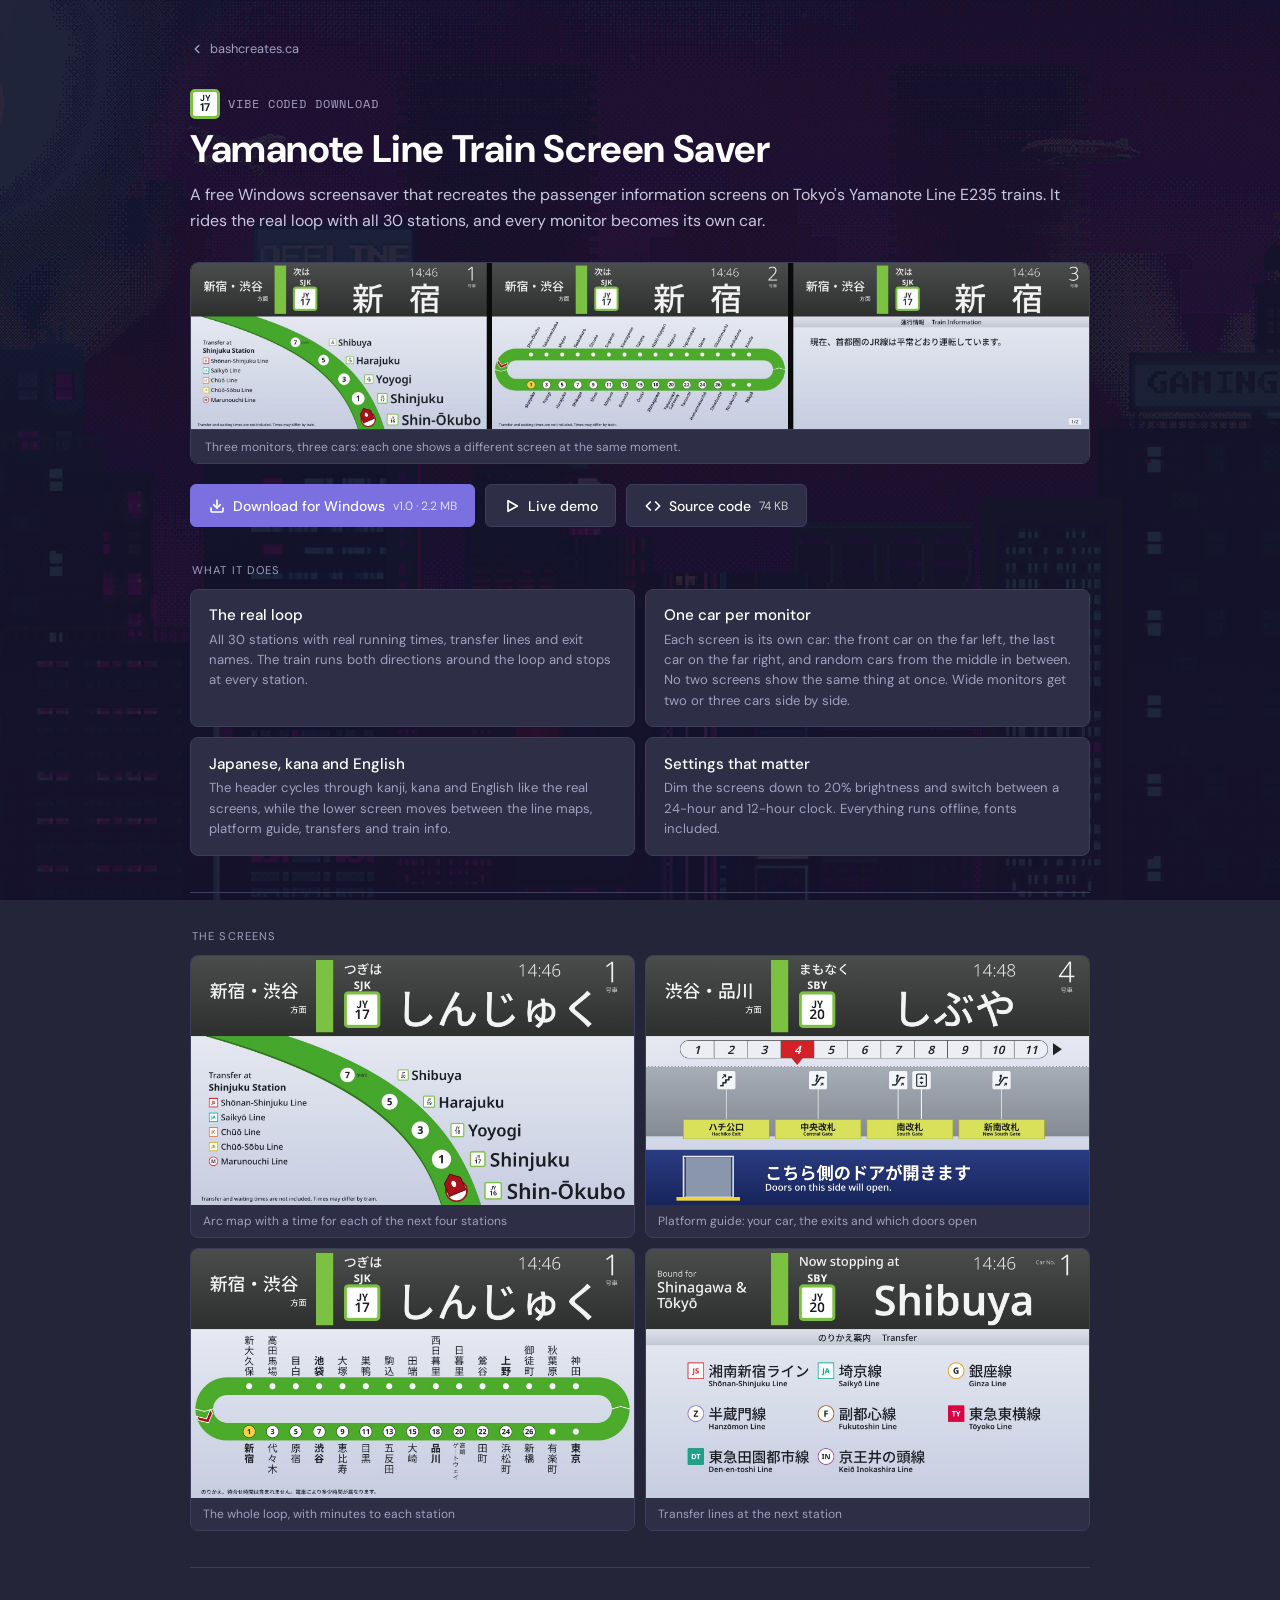
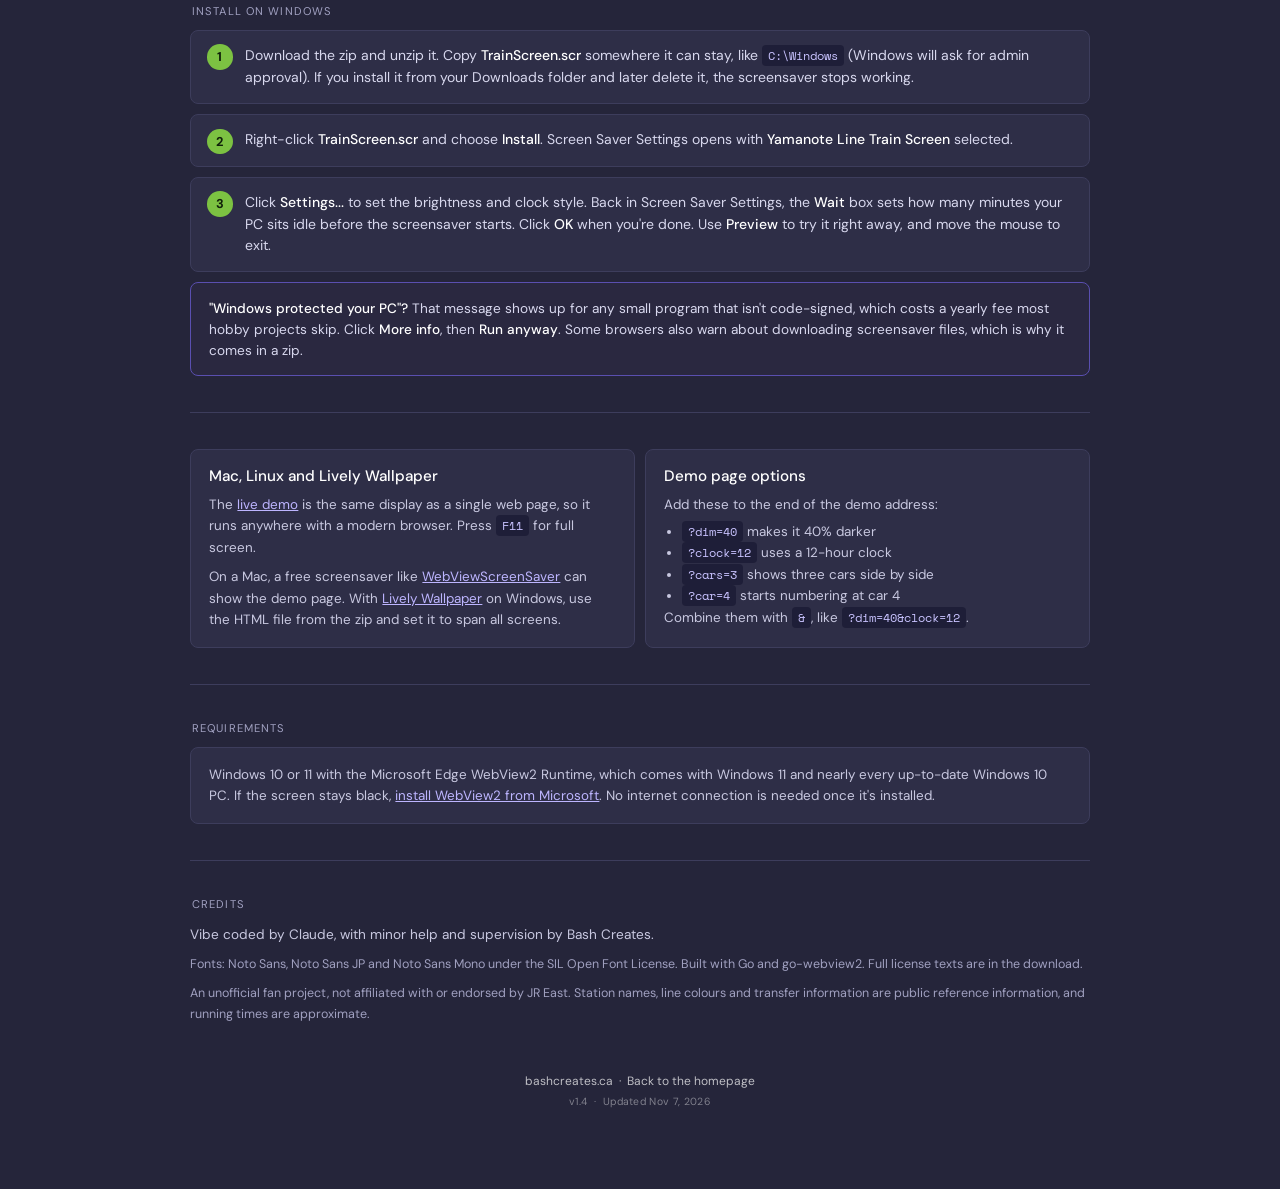
<file: train-screen/index.html>
<!DOCTYPE html>
<html lang="en">
<head>
<meta charset="UTF-8">
<meta name="viewport" content="width=device-width, initial-scale=1.0">
<title>Yamanote Line Train Screen Saver | Bash Creates</title>
<meta name="description" content="A free Windows screensaver that recreates the passenger information screens on Tokyo's Yamanote Line E235 trains, one car per monitor.">
<meta property="og:title" content="Yamanote Line Train Screen Saver">
<meta property="og:description" content="A free Windows screensaver that recreates the passenger screens on Tokyo's Yamanote Line E235 trains.">
<meta property="og:image" content="https://bashcreates.ca/train-screen/hero.jpg">
<meta property="og:url" content="https://bashcreates.ca/train-screen/">
<meta name="twitter:card" content="summary_large_image">
<link rel="preconnect" href="https://fonts.googleapis.com">
<link href="https://fonts.googleapis.com/css2?family=Space+Mono:wght@400;700&family=DM+Sans:wght@300;400;500;700&display=swap" rel="stylesheet">
<style>
  *, *::before, *::after { box-sizing: border-box; margin: 0; padding: 0; }

  :root {
    --bg: #25253a;
    --surface: #2e2e47;
    --surface-hover: #35354f;
    --border: #3d3d5c;
    --text: #ffffff;
    --muted: #a0a0c0;
    --accent: #7c6fe0;
    --jy: #7cc242;
  }

  body {
    background: url('../Offline.png') center center / cover fixed, #25253a;
    color: var(--text);
    font-family: 'DM Sans', sans-serif;
    min-height: 100vh;
    display: flex;
    flex-direction: column;
    align-items: center;
    padding: 2.5rem 1.5rem 5rem;
  }
  body::before {
    content: '';
    position: fixed;
    inset: 0;
    background: rgba(20, 18, 40, 0.9);
    z-index: 0;
    pointer-events: none;
  }
  .container { position: relative; z-index: 1; width: 100%; max-width: 900px; }

  a { color: #bdb5ff; }
  .back {
    display: flex; width: fit-content; align-items: center; gap: 6px;
    font-size: 0.8rem; color: var(--muted); text-decoration: none; margin-bottom: 1.75rem;
  }
  .back:hover { color: var(--text); }

  .eyebrow {
    display: inline-flex; align-items: center; gap: 8px;
    font-family: 'Space Mono', monospace; font-size: 0.72rem; letter-spacing: 0.08em;
    text-transform: uppercase; color: var(--muted); margin-bottom: 0.6rem;
  }
  .jy {
    display: inline-flex; flex-direction: column; align-items: center; justify-content: center;
    width: 30px; height: 30px; border: 3px solid var(--jy); border-radius: 5px; background: #fff;
    color: #1b1e24; font-family: 'DM Sans', sans-serif; font-weight: 700; font-size: 0.55rem; line-height: 0.95; letter-spacing: 0;
  }
  .jy b { font-size: 0.7rem; }

  h1 { font-size: 2.4rem; font-weight: 700; line-height: 1.1; letter-spacing: -0.01em; margin-bottom: 0.75rem; }
  .lede { font-size: 1rem; color: #c8c8e0; line-height: 1.6; }

  .hero {
    margin: 1.75rem 0 1.25rem;
    border-radius: 8px; overflow: hidden; border: 1px solid var(--border);
    background: #000;
  }
  .hero img { display: block; width: 100%; height: auto; }
  .hero-cap { font-size: 0.75rem; color: var(--muted); padding: 0.55rem 0.85rem; background: var(--surface); border-top: 1px solid var(--border); }

  .actions { display: flex; flex-wrap: wrap; gap: 10px; margin-bottom: 2.25rem; }
  .btn {
    display: inline-flex; align-items: center; gap: 8px;
    padding: 0.7rem 1.1rem; border-radius: 6px; text-decoration: none;
    font-size: 0.875rem; font-weight: 500; color: #fff; white-space: nowrap;
    border: 1px solid var(--border); background: var(--surface);
    transition: background 0.15s, border-color 0.15s;
  }
  .btn:hover { background: var(--surface-hover); }
  .btn.primary { background: var(--accent); border-color: var(--accent); }
  .btn.primary:hover { background: #6a5ed0; }
  .btn svg { width: 16px; height: 16px; flex: none; }
  .btn small { font-weight: 400; opacity: 0.75; font-size: 0.75rem; }

  .section-label {
    font-size: 0.7rem; letter-spacing: 0.1em; text-transform: uppercase;
    color: var(--muted); margin: 0 0 0.75rem 2px;
  }
  .divider { border: none; border-top: 1px solid var(--border); margin: 2.25rem 0; }

  .features { display: grid; grid-template-columns: repeat(2, 1fr); gap: 10px; }
  .feature {
    background: var(--surface); border: 1px solid var(--border); border-radius: 8px;
    padding: 0.95rem 1.1rem;
  }
  .feature h3 { font-size: 0.95rem; font-weight: 500; margin-bottom: 0.3rem; }
  .feature p { font-size: 0.82rem; color: var(--muted); line-height: 1.55; }

  .gallery { display: grid; grid-template-columns: repeat(2, 1fr); gap: 10px; }
  .gallery figure { border-radius: 8px; overflow: hidden; border: 1px solid var(--border); background: var(--surface); }
  .gallery img { display: block; width: 100%; height: auto; }
  .gallery figcaption { font-size: 0.75rem; color: var(--muted); padding: 0.5rem 0.75rem; }

  .steps { list-style: none; counter-reset: step; display: flex; flex-direction: column; gap: 10px; }
  .steps li {
    counter-increment: step; position: relative;
    background: var(--surface); border: 1px solid var(--border); border-radius: 8px;
    padding: 0.9rem 1.1rem 0.9rem 3.4rem; font-size: 0.875rem; line-height: 1.55; color: #d8d8ee;
  }
  .steps li::before {
    content: counter(step); position: absolute; left: 1rem; top: 0.85rem;
    width: 1.6rem; height: 1.6rem; border-radius: 50%; background: var(--jy); color: #10200a;
    font-weight: 700; font-size: 0.8rem; display: flex; align-items: center; justify-content: center;
  }
  .steps b, .note b { color: #fff; font-weight: 500; }

  .note {
    margin-top: 10px; padding: 0.9rem 1.1rem; border-radius: 8px;
    background: #2a2840; border: 1px solid #5a4fb0; font-size: 0.85rem; line-height: 1.55; color: #d8d8ee;
  }

  code {
    font-family: 'Space Mono', monospace; font-size: 0.78rem;
    background: #1e1e38; color: #c9c3ff; padding: 1px 6px; border-radius: 4px;
  }

  .two { display: grid; grid-template-columns: 1fr 1fr; gap: 10px; }
  .card { background: var(--surface); border: 1px solid var(--border); border-radius: 8px; padding: 1rem 1.15rem; }
  .card h3 { font-size: 0.95rem; font-weight: 500; margin-bottom: 0.45rem; }
  .card p, .card li { font-size: 0.84rem; color: #c8c8e0; line-height: 1.6; }
  .card ul { padding-left: 1.1rem; margin-top: 0.35rem; }
  .card p + p { margin-top: 0.5rem; }

  .credit { font-size: 0.85rem; color: #c8c8e0; line-height: 1.7; }
  .credit p + p { margin-top: 0.5rem; }
  .credit .small { font-size: 0.78rem; color: var(--muted); }

  footer { margin-top: 3rem; text-align: center; font-size: 0.75rem; color: #fff; opacity: 0.7; position: relative; z-index: 1; }
  footer a { color: inherit; text-decoration: none; }

  @media (max-width: 680px) {
    body {
      padding: 2rem 1rem 4rem;
      background: linear-gradient(rgba(20, 18, 40, 0.9), rgba(20, 18, 40, 0.9)), url('../Offline.png') center center / cover scroll, #25253a;
    }
    body::before { display: none; }
    h1 { font-size: 1.85rem; }
    .features, .gallery, .two { grid-template-columns: 1fr; }
    .btn { flex: 1 1 100%; justify-content: center; }
  }

  .page-version { display: inline-block; margin-top: 0.35rem; font-size: 0.65rem; opacity: 0.6; letter-spacing: 0.03em; }
</style>
</head>
<body>
<div class="container">

  <a class="back" href="/">
    <svg viewBox="0 0 24 24" width="14" height="14" fill="none" stroke="currentColor" stroke-width="2.5" stroke-linecap="round" stroke-linejoin="round"><polyline points="15 18 9 12 15 6"/></svg>
    bashcreates.ca
  </a>

  <div class="eyebrow"><span class="jy">JY<b>17</b></span> Vibe Coded Download</div>
  <h1>Yamanote Line Train Screen Saver</h1>
  <p class="lede">A free Windows screensaver that recreates the passenger information screens on Tokyo's Yamanote Line E235 trains. It rides the real loop with all 30 stations, and every monitor becomes its own car.</p>

  <figure class="hero">
    <img src="hero.jpg" width="2916" height="540" alt="Three monitors showing the train screen as cars 1, 2 and 3: the arc map, the loop map and train information, all approaching Shinjuku">
    <figcaption class="hero-cap">Three monitors, three cars: each one shows a different screen at the same moment.</figcaption>
  </figure>

  <div class="actions">
    <a class="btn primary" href="TrainScreen-1.0.zip" download>
      <svg viewBox="0 0 24 24" fill="none" stroke="currentColor" stroke-width="2.5" stroke-linecap="round" stroke-linejoin="round"><path d="M21 15v4a2 2 0 01-2 2H5a2 2 0 01-2-2v-4"/><polyline points="7 10 12 15 17 10"/><line x1="12" y1="15" x2="12" y2="3"/></svg>
      Download for Windows <small>v1.0 · 2.2 MB</small>
    </a>
    <a class="btn" href="demo.html" target="_blank" rel="noopener">
      <svg viewBox="0 0 24 24" fill="none" stroke="currentColor" stroke-width="2.5" stroke-linecap="round" stroke-linejoin="round"><polygon points="6 4 20 12 6 20 6 4"/></svg>
      Live demo
    </a>
    <a class="btn" href="TrainScreen-1.0-source.zip" download>
      <svg viewBox="0 0 24 24" fill="none" stroke="currentColor" stroke-width="2.5" stroke-linecap="round" stroke-linejoin="round"><polyline points="16 18 22 12 16 6"/><polyline points="8 6 2 12 8 18"/></svg>
      Source code <small>74 KB</small>
    </a>
  </div>

  <p class="section-label">What it does</p>
  <div class="features">
    <div class="feature">
      <h3>The real loop</h3>
      <p>All 30 stations with real running times, transfer lines and exit names. The train runs both directions around the loop and stops at every station.</p>
    </div>
    <div class="feature">
      <h3>One car per monitor</h3>
      <p>Each screen is its own car: the front car on the far left, the last car on the far right, and random cars from the middle in between. No two screens show the same thing at once. Wide monitors get two or three cars side by side.</p>
    </div>
    <div class="feature">
      <h3>Japanese, kana and English</h3>
      <p>The header cycles through kanji, kana and English like the real screens, while the lower screen moves between the line maps, platform guide, transfers and train info.</p>
    </div>
    <div class="feature">
      <h3>Settings that matter</h3>
      <p>Dim the screens down to 20% brightness and switch between a 24-hour and 12-hour clock. Everything runs offline, fonts included.</p>
    </div>
  </div>

  <hr class="divider">

  <p class="section-label">The screens</p>
  <div class="gallery">
    <figure><img src="shot-arc.jpg" width="1600" height="900" loading="lazy" alt="Arc map showing the next four stations with minute counts"><figcaption>Arc map with a time for each of the next four stations</figcaption></figure>
    <figure><img src="shot-platform.jpg" width="1600" height="900" loading="lazy" alt="Platform guide showing which car you are in, the exits and the door side"><figcaption>Platform guide: your car, the exits and which doors open</figcaption></figure>
    <figure><img src="shot-loop.jpg" width="1600" height="900" loading="lazy" alt="Loop map of the whole Yamanote Line with minutes to each station"><figcaption>The whole loop, with minutes to each station</figcaption></figure>
    <figure><img src="shot-transfer.jpg" width="1600" height="900" loading="lazy" alt="Transfer list for Shibuya station"><figcaption>Transfer lines at the next station</figcaption></figure>
  </div>

  <hr class="divider">

  <p class="section-label">Install on Windows</p>
  <ol class="steps">
    <li>Download the zip and unzip it. Copy <b>TrainScreen.scr</b> somewhere it can stay, like <code>C:\Windows</code> (Windows will ask for admin approval). If you install it from your Downloads folder and later delete it, the screensaver stops working.</li>
    <li>Right-click <b>TrainScreen.scr</b> and choose <b>Install</b>. Screen Saver Settings opens with <b>Yamanote Line Train Screen</b> selected.</li>
    <li>Click <b>Settings...</b> to set the brightness and clock style. Back in Screen Saver Settings, the <b>Wait</b> box sets how many minutes your PC sits idle before the screensaver starts. Click <b>OK</b> when you're done. Use <b>Preview</b> to try it right away, and move the mouse to exit.</li>
  </ol>
  <div class="note">
    <b>"Windows protected your PC"?</b> That message shows up for any small program that isn't code-signed, which costs a yearly fee most hobby projects skip. Click <b>More info</b>, then <b>Run anyway</b>. Some browsers also warn about downloading screensaver files, which is why it comes in a zip.
  </div>

  <hr class="divider">

  <div class="two">
    <div class="card">
      <h3>Mac, Linux and Lively Wallpaper</h3>
      <p>The <a href="demo.html" target="_blank" rel="noopener">live demo</a> is the same display as a single web page, so it runs anywhere with a modern browser. Press <code>F11</code> for full screen.</p>
      <p>On a Mac, a free screensaver like <a href="https://github.com/liquidx/webviewscreensaver" target="_blank" rel="noopener">WebViewScreenSaver</a> can show the demo page. With <a href="https://github.com/rocksdanister/lively" target="_blank" rel="noopener">Lively Wallpaper</a> on Windows, use the HTML file from the zip and set it to span all screens.</p>
    </div>
    <div class="card">
      <h3>Demo page options</h3>
      <p>Add these to the end of the demo address:</p>
      <ul>
        <li><code>?dim=40</code> makes it 40% darker</li>
        <li><code>?clock=12</code> uses a 12-hour clock</li>
        <li><code>?cars=3</code> shows three cars side by side</li>
        <li><code>?car=4</code> starts numbering at car 4</li>
      </ul>
      <p>Combine them with <code>&amp;</code>, like <code>?dim=40&amp;clock=12</code>.</p>
    </div>
  </div>

  <hr class="divider">

  <p class="section-label">Requirements</p>
  <div class="card">
    <p>Windows 10 or 11 with the Microsoft Edge WebView2 Runtime, which comes with Windows 11 and nearly every up-to-date Windows 10 PC. If the screen stays black, <a href="https://developer.microsoft.com/microsoft-edge/webview2/" target="_blank" rel="noopener">install WebView2 from Microsoft</a>. No internet connection is needed once it's installed.</p>
  </div>

  <hr class="divider">

  <p class="section-label">Credits</p>
  <div class="credit">
    <p>Vibe coded by Claude, with minor help and supervision by Bash Creates.</p>
    <p class="small">Fonts: Noto Sans, Noto Sans JP and Noto Sans Mono under the SIL Open Font License. Built with Go and go-webview2. Full license texts are in the download.</p>
    <p class="small">An unofficial fan project, not affiliated with or endorsed by JR East. Station names, line colours and transfer information are public reference information, and running times are approximate.</p>
  </div>

</div>

<footer>bashcreates.ca &nbsp;·&nbsp; <a href="/">Back to the homepage</a><br><span class="page-version">v1.4 &nbsp;·&nbsp; Updated Nov 7, 2026</span></footer>
</body>
</html>
</file>
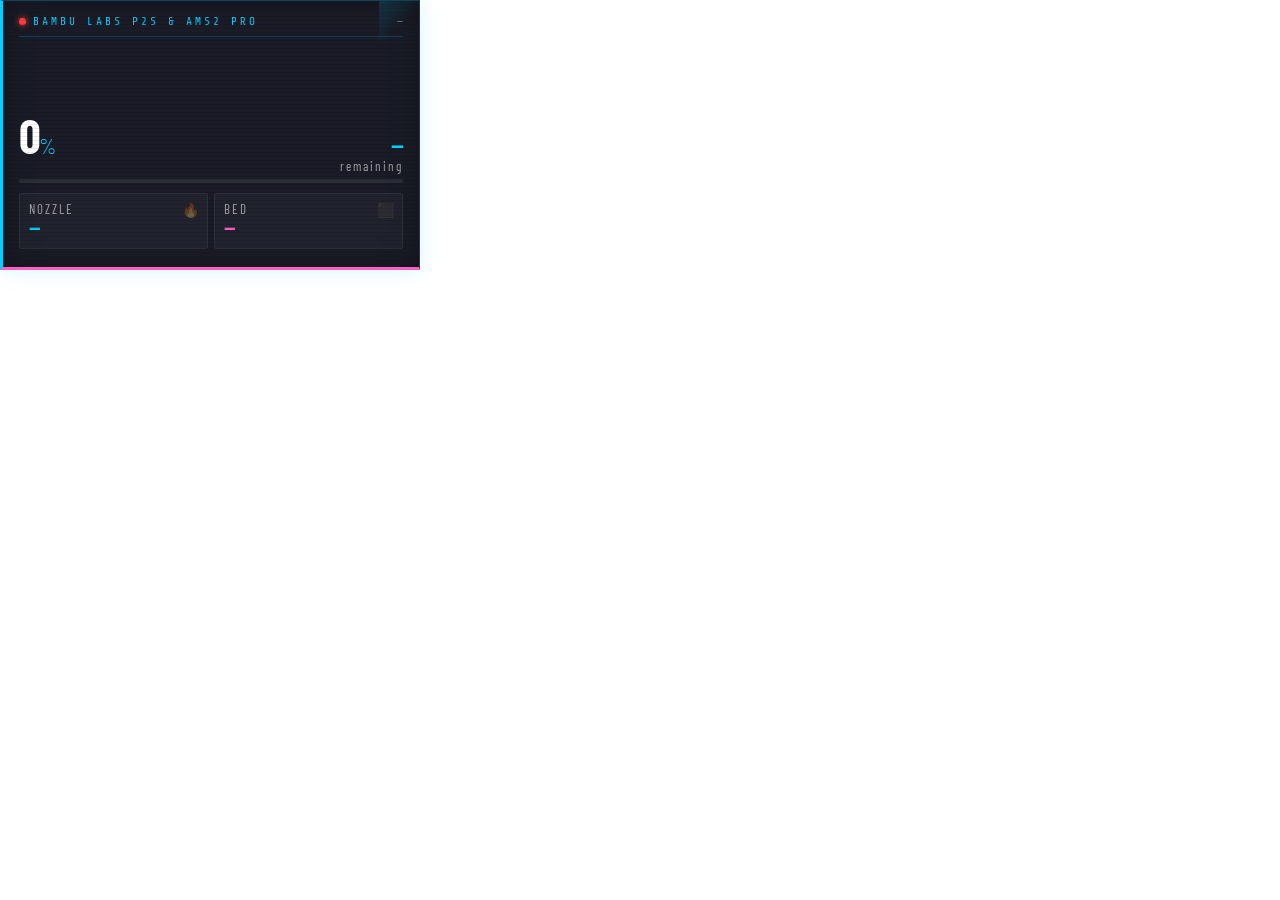
<file: bambu_overlay.html>
<!DOCTYPE html>
<html lang="en">
<head>
<meta charset="UTF-8">
<meta name="viewport" content="width=device-width, initial-scale=1.0">
<title>Bambu Overlay</title>
<link href="https://fonts.googleapis.com/css2?family=Share+Tech+Mono&family=Barlow+Condensed:wght@300;400;600;700&display=swap" rel="stylesheet">
<style>
  :root {
    --green: #00cfff;
    --green-dim: #0099cc;
    --amber: #ff5fc4;
    --red: #ff3b3b;
    --bg: rgba(6, 8, 20, 0.92);
    --border: rgba(0, 180, 255, 0.25);
    --text: #c8d0e8;
    --mono: 'Share Tech Mono', monospace;
    --sans: 'Barlow Condensed', sans-serif;
  }

  * { margin: 0; padding: 0; box-sizing: border-box; }

  body {
    background: transparent;
    width: 420px;
    height: 270px;
    font-family: var(--sans);
    color: var(--text);
    -webkit-font-smoothing: antialiased;
    overflow: hidden;
  }

  .overlay {
    background: var(--bg);
    border: 1px solid var(--border);
    border-left: 3px solid var(--green);
    border-bottom: 3px solid var(--amber);
    padding: 14px 16px 12px;
    position: relative;
    overflow: hidden;
    backdrop-filter: blur(8px);
    height: 270px;
    display: flex;
    flex-direction: column;
    justify-content: space-between;
    box-shadow: 0 0 20px rgba(0, 180, 255, 0.15), inset 0 0 30px rgba(0,0,0,0.3);
  }

  .overlay::before {
    content: '';
    position: absolute;
    inset: 0;
    background: repeating-linear-gradient(
      to bottom,
      transparent 0px,
      transparent 3px,
      rgba(0,0,0,0.08) 3px,
      rgba(0,0,0,0.08) 4px
    );
    pointer-events: none;
    z-index: 10;
  }

  .overlay::after {
    content: '';
    position: absolute;
    top: 0; right: 0;
    width: 40px; height: 40px;
    background: linear-gradient(135deg, var(--green) 0%, transparent 60%);
    opacity: 0.15;
  }

  .header {
    display: flex;
    align-items: center;
    justify-content: space-between;
    margin-bottom: 10px;
    padding-bottom: 8px;
    border-bottom: 1px solid var(--border);
  }

  .printer-name {
    font-size: 11px;
    letter-spacing: 3px;
    text-transform: uppercase;
    color: var(--green);
    font-family: var(--mono);
    display: flex;
    align-items: center;
    gap: 7px;
  }

  .status-dot {
    width: 7px;
    height: 7px;
    border-radius: 50%;
    background: var(--green);
    box-shadow: 0 0 6px var(--green);
    animation: pulse 2s infinite;
  }
  .status-dot.offline { background: var(--red); box-shadow: 0 0 6px var(--red); animation: none; }
  .status-dot.idle { background: var(--amber); box-shadow: 0 0 6px var(--amber); }

  .filename {
    font-size: 11px;
    color: rgba(200,216,200,0.5);
    font-family: var(--mono);
    max-width: 220px;
    overflow: hidden;
    text-overflow: ellipsis;
    white-space: nowrap;
    text-align: right;
  }

  .progress-section {
    margin-bottom: 10px;
  }

  .progress-row {
    display: flex;
    align-items: baseline;
    justify-content: space-between;
    margin-bottom: 5px;
  }

  .progress-pct {
    font-size: 48px;
    font-weight: 700;
    line-height: 1;
    color: #fff;
    letter-spacing: -2px;
  }

  .progress-pct span {
    font-size: 22px;
    font-weight: 300;
    color: var(--green);
    letter-spacing: 0;
  }

  .time-block { text-align: right; }

  .time-remaining {
    font-size: 22px;
    font-weight: 600;
    color: var(--green);
    font-family: var(--mono);
    line-height: 1;
  }

  .time-label {
    font-size: 13px;
    letter-spacing: 2px;
    color: rgba(255,255,255,0.6);
  }

  .bar-track {
    height: 4px;
    background: rgba(255,255,255,0.07);
    border-radius: 2px;
    overflow: hidden;
    margin-bottom: 4px;
  }

  .bar-fill {
    height: 100%;
    background: linear-gradient(90deg, var(--green-dim), var(--green));
    border-radius: 2px;
    transition: width 1.5s cubic-bezier(0.4, 0, 0.2, 1);
    box-shadow: 0 0 8px var(--green);
    position: relative;
  }

  .bar-fill::after {
    content: '';
    position: absolute;
    right: 0; top: 0; bottom: 0;
    width: 20px;
    background: linear-gradient(90deg, transparent, rgba(255,255,255,0.4));
    animation: shimmer 2s infinite;
  }

  .layer-info {
    font-size: 13px;
    letter-spacing: 1px;
    color: rgba(255,255,255,0.6);
    font-family: var(--mono);
    text-align: right;
  }

  .temps {
    display: grid;
    grid-template-columns: 1fr 1fr;
    gap: 6px;
  }

  .temp-card {
    background: rgba(255,255,255,0.03);
    border: 1px solid rgba(255,255,255,0.06);
    padding: 7px 9px;
    border-radius: 2px;
    position: relative;
  }

  .temp-label {
    font-size: 13px;
    letter-spacing: 2px;
    text-transform: uppercase;
    color: rgba(255,255,255,0.6);
    margin-bottom: 3px;
  }

  .temp-value {
    font-size: 20px;
    font-weight: 600;
    font-family: var(--mono);
    color: #fff;
    line-height: 1;
  }

  .temp-value.hot { color: var(--amber); }
  .temp-value.nozzle { color: var(--green); }

  .temp-target {
    font-size: 13px;
    color: rgba(255,255,255,0.6);
    font-family: var(--mono);
    margin-top: 1px;
  }

  .temp-icon {
    position: absolute;
    top: 7px; right: 8px;
    font-size: 14px;
    opacity: 0.3;
  }

  .ams-row {
    display: flex;
    gap: 5px;
    margin-top: 6px;
  }

  .ams-slot {
    flex: 1;
    border-radius: 2px;
    padding: 4px 6px;
    border: 1px solid rgba(255,255,255,0.08);
    background: rgba(255,255,255,0.03);
    text-align: center;
    transition: all 0.3s ease;
  }

  .ams-slot.active {
    border-color: rgba(255,255,255,0.4);
    box-shadow: 0 0 8px var(--slot-color, #fff);
  }

  .ams-swatch {
    width: 100%;
    height: 8px;
    border-radius: 1px;
    margin-bottom: 3px;
  }

  .ams-type {
    font-size: 9px;
    letter-spacing: 1px;
    color: rgba(200,216,200,0.4);
    font-family: var(--mono);
    text-transform: uppercase;
  }

  .ams-slot.active .ams-type {
    color: rgba(255,255,255,0.8);
  }
    text-align: center;
    font-size: 12px;
    letter-spacing: 3px;
    color: rgba(200,216,200,0.3);
    text-transform: uppercase;
    flex: 1;
    display: flex;
    align-items: center;
    justify-content: center;
  }

  @keyframes pulse {
    0%, 100% { opacity: 1; }
    50% { opacity: 0.3; }
  }

  @keyframes shimmer {
    0% { opacity: 0; }
    50% { opacity: 1; }
    100% { opacity: 0; }
  }

  .hidden { display: none !important; }
</style>
</head>
<body>
<div class="overlay">

  <div class="header">
    <div class="printer-name">
      <div class="status-dot" id="dot"></div>
      BAMBU LABS P2S &amp; AMS2 PRO
    </div>
    <div class="filename" id="filename">—</div>
  </div>

  <div class="idle-state hidden" id="idleState">● STANDBY</div>

  <div id="printSection">
    <div class="progress-section">
      <div class="progress-row">
        <div class="progress-pct" id="pct">0<span>%</span></div>
        <div class="time-block">
          <div class="time-remaining" id="timeRemaining">—</div>
          <div class="time-label">remaining</div>
        </div>
      </div>
      <div class="bar-track">
        <div class="bar-fill" id="bar" style="width:0%"></div>
      </div>
      <div class="layer-info" id="layerInfo"></div>
    </div>

    <div class="temps">
      <div class="temp-card">
        <div class="temp-label">Nozzle</div>
        <div class="temp-value nozzle" id="nozzleTemp">—</div>
        <div class="temp-target" id="nozzleTarget"></div>
        <div class="temp-icon">🔥</div>
      </div>
      <div class="temp-card">
        <div class="temp-label">Bed</div>
        <div class="temp-value hot" id="bedTemp">—</div>
        <div class="temp-target" id="bedTarget"></div>
        <div class="temp-icon">⬛</div>
      </div>
    </div>

    <div class="ams-row" id="amsRow"></div>
  </div>

</div>

<script>
const API = 'http://localhost:5000/api/status';
const POLL_MS = 2500;
const el = id => document.getElementById(id);

function isIdle(data) {
  const s = (data.status || '').toLowerCase();
  return !data.connected || s === 'idle' || s === 'finish';
}

function update(data) {
  const printing = data.connected && !isIdle(data);

  el('dot').className = 'status-dot' + (!data.connected ? ' offline' : (isIdle(data) ? ' idle' : ''));

  const fname = data.filename || '';
  el('filename').textContent = fname ? fname.replace(/\.3mf$|\.gcode$/, '') : '—';

  if (!printing) {
    el('idleState').classList.remove('hidden');
    el('printSection').classList.add('hidden');
    return;
  }
  el('idleState').classList.add('hidden');
  el('printSection').classList.remove('hidden');

  const pct = Math.min(100, Math.max(0, data.progress || 0));
  el('pct').innerHTML = `${pct}<span>%</span>`;
  el('bar').style.width = pct + '%';

  el('timeRemaining').textContent = data.time_remaining_fmt || '—';

  if (data.layer_current && data.layer_total) {
    el('layerInfo').textContent = `LAYER ${data.layer_current} / ${data.layer_total}`;
  } else {
    el('layerInfo').textContent = '';
  }

  // AMS slots
  const amsRow = el('amsRow');
  if (data.ams && data.ams.length > 0) {
    amsRow.innerHTML = data.ams.map(slot => `
      <div class="ams-slot ${slot.active ? 'active' : ''}" style="--slot-color: ${slot.color}">
        <div class="ams-swatch" style="background: ${slot.color}"></div>
        <div class="ams-type">${slot.type || '—'}</div>
      </div>
    `).join('');
    amsRow.style.display = 'flex';
  } else {
    amsRow.style.display = 'none';
  }
  const n = data.nozzle_temp || 0;
  const b = data.bed_temp || 0;
  el('nozzleTemp').textContent = n > 0 ? n + '°' : '—';
  el('bedTemp').textContent    = b > 0 ? b + '°' : '—';
  el('nozzleTarget').textContent = data.nozzle_target > 0 ? `→ ${data.nozzle_target}°` : '';
  el('bedTarget').textContent    = data.bed_target > 0    ? `→ ${data.bed_target}°`    : '';
}

async function poll() {
  try {
    const res = await fetch(API);
    if (!res.ok) throw new Error('HTTP ' + res.status);
    const data = await res.json();
    update(data);
  } catch (e) {
    el('dot').className = 'status-dot offline';
  }
}

poll();
setInterval(poll, POLL_MS);
</script>
</body>
</html>
</file>
